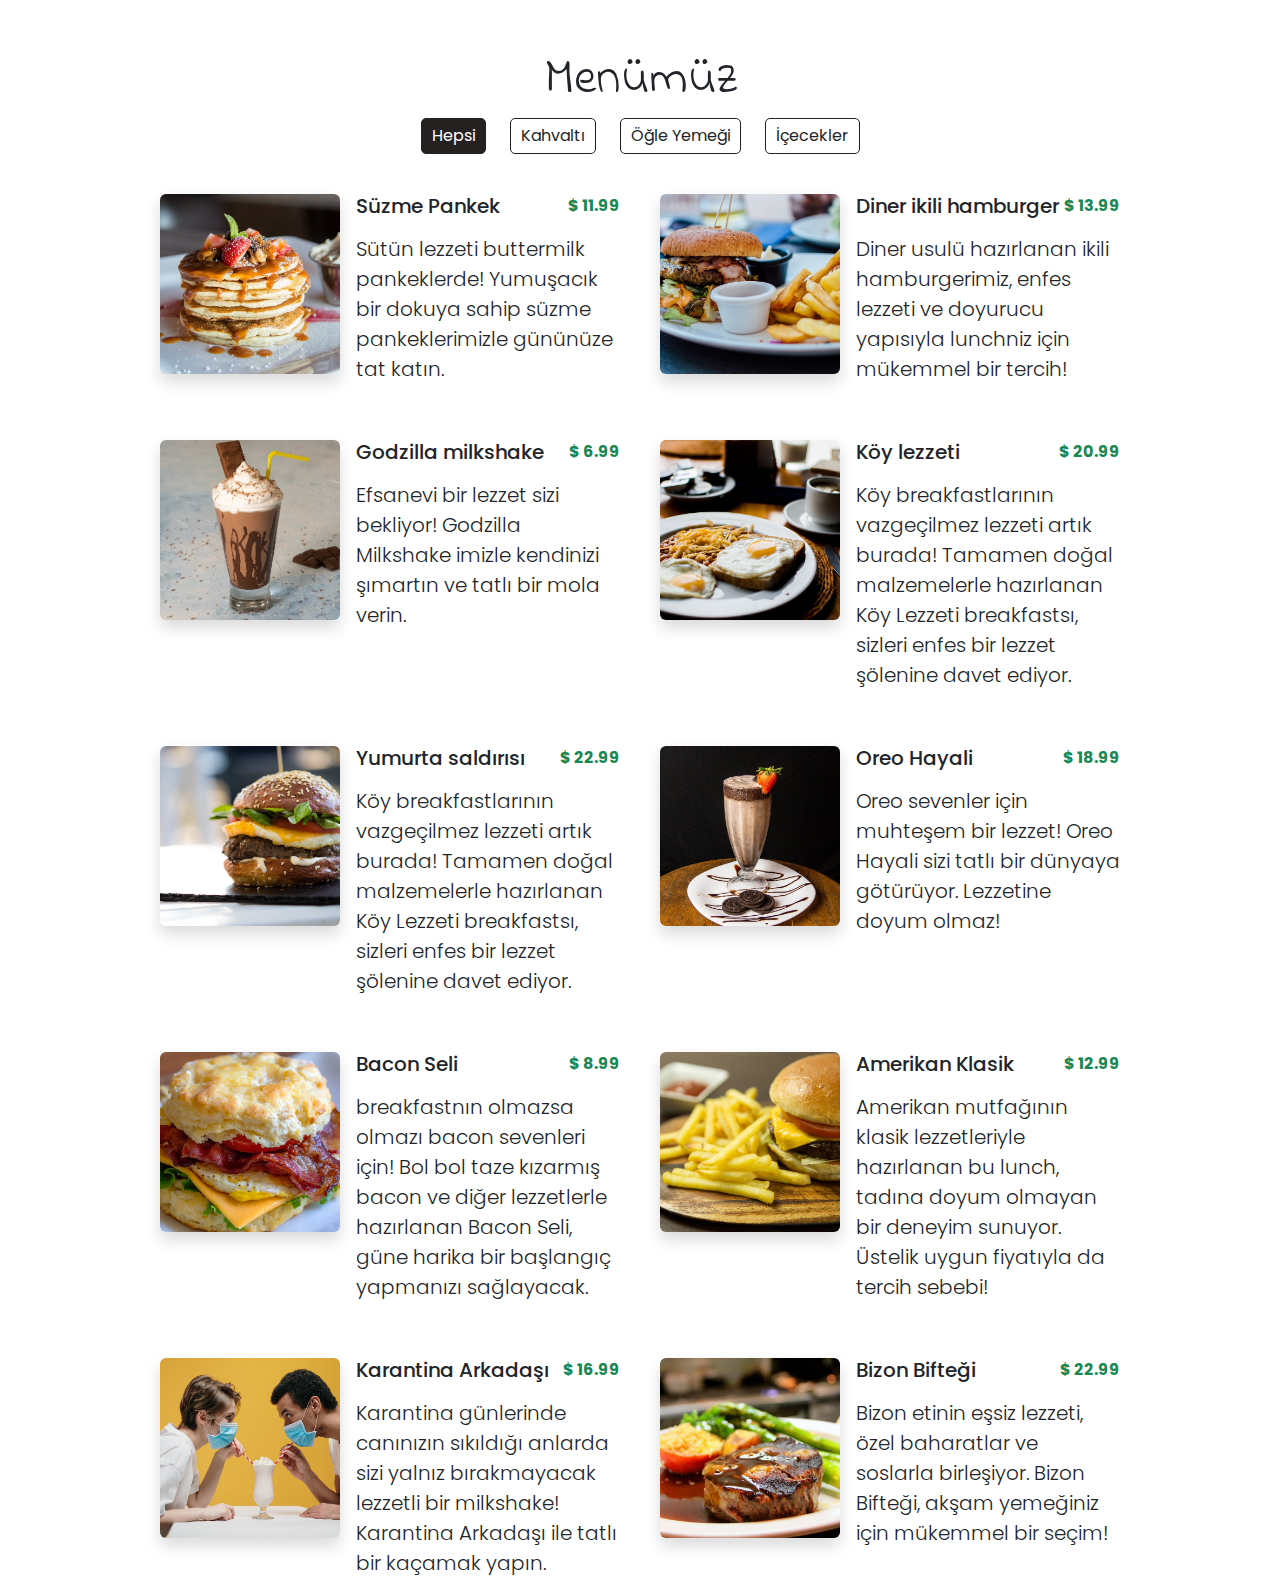
<file: index.html>
<!DOCTYPE html>
<html lang="en">
  <head>
    <meta charset="UTF-8" />
    <meta name="viewport" content="width=device-width, initial-scale=1.0" />
    <title>QR Menu - Home Page</title>

    <!-- BS CSS Link -->
    <link
      href="https://cdn.jsdelivr.net/npm/bootstrap@5.3.3/dist/css/bootstrap.min.css"
      rel="stylesheet"
      integrity="sha384-QWTKZyjpPEjISv5WaRU9OFeRpok6YctnYmDr5pNlyT2bRjXh0JMhjY6hW+ALEwIH"
      crossorigin="anonymous"
    />
    <!-- CSS Link -->
    <link rel="stylesheet" href="./style/style.css" />
  </head>
  <body>
    <!-- Title -->
    <h1 class="heading text-center">Menümüz</h1>

    <!-- Category Buttons -->

    <div id="buttons" class="d-flex justify-content-center gap-4">
      <div>
        <label for="all">Hepsi</label>
        <input type="radio" name="tıkla" id="all" checked/>
      </div>
      <div>
        <label for="breakfast">Kahvaltı</label>
        <input type="radio" name="tıkla" id="breakfast" />
      </div>
      <div>
        <label for="lunch">Öğle Yemeği</label>
        <input type="radio" name="tıkla" id="lunch" />
      </div>
      <div>
        <label for="shakes">İçecekler</label>
        <input type="radio" name="tıkla" id="shakes" />
      </div>
    </div>

    <!-- menu list -->
    <div id="menu-list">
      <!-- CARD -->
      <!-- <div class="d-flex flex-column flex-md-row text-dark gap-3" id="card">
        <img
          class="rounded img-fluid shadow"
          src="./images/item-1.jpeg"
          alt="card-image"
        />

        <div>
          <div class="d-flex justify-content-between">
            <h5>Süzme Pankek</h5>
            <p class="fw-bold text-success">330.00₺</p>
          </div>
          <p class="lead">
            Sütün lezzeti buttermilk pankeklerde! Yumuşacık bir dokuya sahip
            süzme pankeklerimizle gününüze tat katın..
          </p>
        </div>
      </div> -->

      <!-- CARD -->
      <!-- <div class="d-flex flex-column flex-md-row text-dark gap-3" id="card">
        <img
          class="rounded img-fluid shadow"
          src="./images/item-1.jpeg"
          alt="card-image"
        />

        <div>
          <div class="d-flex justify-content-between">
            <h5>Süzme Pankek</h5>
            <p class="fw-bold text-success">330.00₺</p>
          </div>
          <p class="lead">
            Sütün lezzeti buttermilk pankeklerde! Yumuşacık bir dokuya sahip
            süzme pankeklerimizle gününüze tat katın..
          </p>
        </div>
      </div> -->

      <!-- CARD -->
      <!-- <div class="d-flex flex-column flex-md-row text-dark gap-3" id="card">
        <img
          class="rounded img-fluid shadow"
          src="./images/item-1.jpeg"
          alt="card-image"
        />

        <div>
          <div class="d-flex justify-content-between">
            <h5>Süzme Pankek</h5>
            <p class="fw-bold text-success">330.00₺</p>
          </div>
          <p class="lead">
            Sütün lezzeti buttermilk pankeklerde! Yumuşacık bir dokuya sahip
            süzme pankeklerimizle gününüze tat katın..
          </p>
        </div>
      </div> -->

      <!-- CARD -->
      <!-- <div class="d-flex flex-column flex-md-row text-dark gap-3" id="card">
        <img
          class="rounded img-fluid shadow"
          src="./images/item-1.jpeg"
          alt="card-image"
        />

        <div>
          <div class="d-flex justify-content-between">
            <h5>Süzme Pankek</h5>
            <p class="fw-bold text-success">330.00₺</p>
          </div>
          <p class="lead">
            Sütün lezzeti buttermilk pankeklerde! Yumuşacık bir dokuya sahip
            süzme pankeklerimizle gününüze tat katın..
          </p>
        </div>
      </div> -->

      <!-- CARD -->
      <!-- <div class="d-flex flex-column flex-md-row text-dark gap-3" id="card">
        <img
          class="rounded img-fluid shadow"
          src="./images/item-1.jpeg"
          alt="card-image"
        />

        <div>
          <div class="d-flex justify-content-between">
            <h5>Süzme Pankek</h5>
            <p class="fw-bold text-success">330.00₺</p>
          </div>
          <p class="lead">
            Sütün lezzeti buttermilk pankeklerde! Yumuşacık bir dokuya sahip
            süzme pankeklerimizle gününüze tat katın..
          </p>
        </div>
      </div> -->

      <!-- CARD -->
      <!-- <div class="d-flex flex-column flex-md-row text-dark gap-3" id="card">
        <img
          class="rounded img-fluid shadow"
          src="./images/item-1.jpeg"
          alt="card-image"
        />

        <div>
          <div class="d-flex justify-content-between">
            <h5>Süzme Pankek</h5>
            <p class="fw-bold text-success">330.00₺</p>
          </div>
          <p class="lead">
            Sütün lezzeti buttermilk pankeklerde! Yumuşacık bir dokuya sahip
            süzme pankeklerimizle gününüze tat katın..
          </p>
        </div>
      </div> -->

      <!-- CARD -->
      <!-- <div class="d-flex flex-column flex-md-row text-dark gap-3" id="card">
        <img
          class="rounded img-fluid shadow"
          src="./images/item-1.jpeg"
          alt="card-image"
        />

        <div>
          <div class="d-flex justify-content-between">
            <h5>Süzme Pankek</h5>
            <p class="fw-bold text-success">330.00₺</p>
          </div>
          <p class="lead">
            Sütün lezzeti buttermilk pankeklerde! Yumuşacık bir dokuya sahip
            süzme pankeklerimizle gününüze tat katın..
          </p>
        </div>
      </div> -->

      <!-- CARD -->
      <!-- <div class="d-flex flex-column flex-md-row text-dark gap-3" id="card">
        <img
          class="rounded img-fluid shadow"
          src="./images/item-1.jpeg"
          alt="card-image"
        />

        <div>
          <div class="d-flex justify-content-between">
            <h5>Süzme Pankek</h5>
            <p class="fw-bold text-success">330.00₺</p>
          </div>
          <p class="lead">
            Sütün lezzeti buttermilk pankeklerde! Yumuşacık bir dokuya sahip
            süzme pankeklerimizle gününüze tat katın..
          </p>
        </div>
      </div> -->

      <!-- CARD -->
      <!-- <div class="d-flex flex-column flex-md-row text-dark gap-3" id="card">
        <img
          class="rounded img-fluid shadow"
          src="./images/item-1.jpeg"
          alt="card-image"
        />

        <div>
          <div class="d-flex justify-content-between">
            <h5>Süzme Pankek</h5>
            <p class="fw-bold text-success">330.00₺</p>
          </div>
          <p class="lead">
            Sütün lezzeti buttermilk pankeklerde! Yumuşacık bir dokuya sahip
            süzme pankeklerimizle gününüze tat katın..
          </p>
        </div>
      </div> -->
    </div>


    <script src="./js/main.js" type="module"></script>
  </body>
</html>
</file>
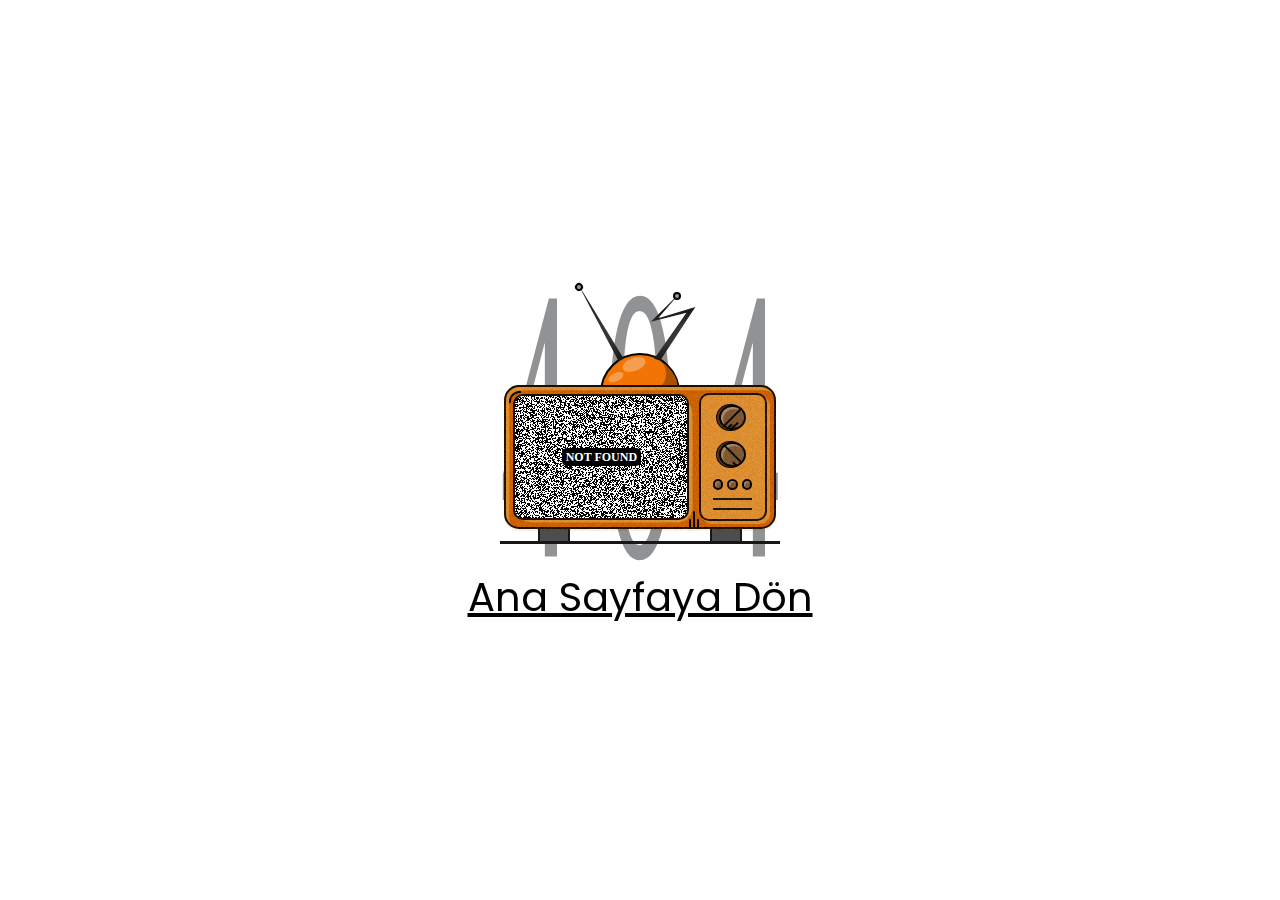
<file: detail.html>
<!DOCTYPE html>
<html lang="en">
<head>
    <meta charset="UTF-8">
    <meta name="viewport" content="width=device-width, initial-scale=1.0">
    <title>QR Menu - Detail Page</title>
    <!-- BS CSS Link -->
    <link
      href="https://cdn.jsdelivr.net/npm/bootstrap@5.3.3/dist/css/bootstrap.min.css"
      rel="stylesheet"
      integrity="sha384-QWTKZyjpPEjISv5WaRU9OFeRpok6YctnYmDr5pNlyT2bRjXh0JMhjY6hW+ALEwIH"
      crossorigin="anonymous"
    />
    <!-- CSS Link -->
     <link rel="stylesheet" href="./style/style.css">
</head>
<body>
    <div id="outlet" class="container my-5 d-flex flex-column gap-5 px-5">
        <!-- top -->
         <!-- <div class="d-flex justify-content-between">
            <!-- home ıcon -->
            <!-- <a href="/">
                <img src="./images/home.png" width="35px" alt="home-logo">
            </a> -->

            <!-- product info -->
             <!-- <p>anasayfa / breakfast / Süzme Pankek</p>
         </div> -->

         <!-- title -->
          <!-- <h1 class="text-center">Süzme Pankek</h1> -->

          <!-- image -->
           <!-- <img src="./images/item-1.jpeg"
           style="max-height: 400px"
           class="rounded object-fit-cover shadow" alt="product-image"> -->

           <!-- category && price -->
            <!-- <h4>Ürünün Kategorisi: <span>breakfast</span></h4>

            <h4>Ürünün Fiyatı: <span>$ 11.99</span></h4> -->

            <!-- description -->
             <!-- <p class="lead">Sütün lezzeti buttermilk pankeklerde! Yumuşacık bir dokuya sahip süzme pankeklerimizle gününüze tat katın.</p> -->
     </div>


<script src="./js/detail.js" type="module" ></script>
</body>
</html>
</file>
<file: style/style.css>
@import url('https://fonts.googleapis.com/css2?family=Indie+Flower&family=Poppins:ital,wght@0,100;0,200;0,300;0,400;0,500;0,600;0,700;0,800;0,900;1,100;1,200;1,300;1,400;1,500;1,600;1,700;1,800;1,900&display=swap');

* {
    margin: 0;
    padding: 0;
    box-sizing: border-box;
    transition: all 0.4s ease;
}

body {
    font-family: "Poppins", sans-serif;

}

.heading {
    font-family: "Indie Flower", cursive;
    font-size: 50px;
    margin-top: 50px;
}

#buttons {
    label {
        border: 1px solid rgb(37, 33, 33);
        padding: 5px 10px;
        border-radius: 5px;
        cursor: pointer;

        &:hover {
            background-color: rgb(37, 33, 33);
            color: white;
        }
    }

    input {
        display: none;
    }

    /* div içerisinde checklenen bir input varsa bunun label'ına still ver */
    div:has(input:checked) label {
        background-color: rgb(37, 33, 33);
        color: white;
    }
}

/* menu list */

#menu-list {
    display: grid;
    justify-content: center;
    grid-template-columns: repeat(auto-fit, minmax(400px, 1fr));
    gap: 40px;
    padding: 40px 160px 0;
}

#card {
    text-decoration: none;
}

#card img {
    width: 180px;
    height: 180px;
    object-fit: cover;
}



@media (max-width: 768px) {
    #card {
        max-width: 400px;
    }

    #card img {
        width: 100%;
        height: 240px;
    }
}

/* not found */

/* From Uiverse.io by Praashoo7 */ 
/* Design Inspired by one of Stefan Devai's Design on Dribble */

.main_wrapper {
  position: absolute;
  top: 50%;
  left: 50%;
  transform: translate(-50%, -50%);  
  display: flex;
  flex-direction: column;
    align-items: center;
    justify-content: center;
    width: 30em;
    height: 30em;
  }
  
  .main {
    display: flex;
    flex-direction: column;
    align-items: center;
    justify-content: center;
    margin-top: 5em;
  }
  
  .antenna {
    width: 5em;
    height: 5em;
    border-radius: 50%;
    border: 2px solid black;
    background-color: #f27405;
    margin-bottom: -6em;
    margin-left: 0em;
    z-index: -1;
  }
  .antenna_shadow {
    position: absolute;
    background-color: transparent;
    width: 50px;
    height: 56px;
    margin-left: 1.68em;
    border-radius: 45%;
    transform: rotate(140deg);
    border: 4px solid transparent;
    box-shadow:
      inset 0px 16px #a85103,
      inset 0px 16px 1px 1px #a85103;
    -moz-box-shadow:
      inset 0px 16px #a85103,
      inset 0px 16px 1px 1px #a85103;
  }
  .antenna::after {
    content: "";
    position: absolute;
    margin-top: -9.4em;
    margin-left: 0.4em;
    transform: rotate(-25deg);
    width: 1em;
    height: 0.5em;
    border-radius: 50%;
    background-color: #f69e50;
  }
  .antenna::before {
    content: "";
    position: absolute;
    margin-top: 0.2em;
    margin-left: 1.25em;
    transform: rotate(-20deg);
    width: 1.5em;
    height: 0.8em;
    border-radius: 50%;
    background-color: #f69e50;
  }
  .a1 {
    position: relative;
    top: -102%;
    left: -130%;
    width: 12em;
    height: 5.5em;
    border-radius: 50px;
    background-image: linear-gradient(
      #171717,
      #171717,
      #353535,
      #353535,
      #171717
    );
    transform: rotate(-29deg);
    clip-path: polygon(50% 0%, 49% 100%, 52% 100%);
  }
  .a1d {
    position: relative;
    top: -211%;
    left: -35%;
    transform: rotate(45deg);
    width: 0.5em;
    height: 0.5em;
    border-radius: 50%;
    border: 2px solid black;
    background-color: #979797;
    z-index: 99;
  }
  .a2 {
    position: relative;
    top: -210%;
    left: -10%;
    width: 12em;
    height: 4em;
    border-radius: 50px;
    background-color: #171717;
    background-image: linear-gradient(
      #171717,
      #171717,
      #353535,
      #353535,
      #171717
    );
    margin-right: 5em;
    clip-path: polygon(
      47% 0,
      47% 0,
      34% 34%,
      54% 25%,
      32% 100%,
      29% 96%,
      49% 32%,
      30% 38%
    );
    transform: rotate(-8deg);
  }
  .a2d {
    position: relative;
    top: -294%;
    left: 94%;
    width: 0.5em;
    height: 0.5em;
    border-radius: 50%;
    border: 2px solid black;
    background-color: #979797;
    z-index: 99;
  }
  
  .notfound_text {
    background-color: black;
    padding-left: 0.3em;
    padding-right: 0.3em;
    font-size: 0.75em;
    color: white;
    letter-spacing: 0;
    border-radius: 5px;
    z-index: 10;
  }
  .tv {
    width: 17em;
    height: 9em;
    margin-top: 3em;
    border-radius: 15px;
    background-color: #d36604;
    display: flex;
    justify-content: center;
    border: 2px solid #1d0e01;
    box-shadow: inset 0.2em 0.2em #e69635;
  }
  .tv::after {
    content: "";
    position: absolute;
    width: 17em;
    height: 9em;
    border-radius: 15px;
    background:
      repeating-radial-gradient(#d36604 0 0.0001%, #00000070 0 0.0002%) 50% 0/2500px
        2500px,
      repeating-conic-gradient(#d36604 0 0.0001%, #00000070 0 0.0002%) 60% 60%/2500px
        2500px;
    background-blend-mode: difference;
    opacity: 0.09;
  }
  .curve_svg {
    position: absolute;
    margin-top: 0.25em;
    margin-left: -0.25em;
    height: 12px;
    width: 12px;
  }
  .display_div {
    display: flex;
    align-items: center;
    align-self: center;
    justify-content: center;
    border-radius: 15px;
    box-shadow: 3.5px 3.5px 0px #e69635;
  }
  .screen_out {
    width: auto;
    height: auto;
  
    border-radius: 10px;
  }
  .screen_out1 {
    width: 11em;
    height: 7.75em;
    display: flex;
    align-items: center;
    justify-content: center;
    border-radius: 10px;
  }
  .screen {
    width: 13em;
    height: 7.85em;
    font-family: Montserrat;
    border: 2px solid #1d0e01;
    background:
      repeating-radial-gradient(#000 0 0.0001%, #ffffff 0 0.0002%) 50% 0/2500px
        2500px,
      repeating-conic-gradient(#000 0 0.0001%, #ffffff 0 0.0002%) 60% 60%/2500px
        2500px;
    background-blend-mode: difference;
    animation: b 0.2s infinite alternate;
    border-radius: 10px;
    z-index: 99;
    display: flex;
    align-items: center;
    justify-content: center;
    font-weight: bold;
    color: #252525;
    letter-spacing: 0.15em;
    text-align: center;
  }
  
  .screenM {
    width: 13em;
    height: 7.85em;
    position: relative;
    font-family: Montserrat;
    background: linear-gradient(
      to right,
      #002fc6 0%,
      #002bb2 14.2857142857%,
      #3a3a3a 14.2857142857%,
      #303030 28.5714285714%,
      #ff0afe 28.5714285714%,
      #f500f4 42.8571428571%,
      #6c6c6c 42.8571428571%,
      #626262 57.1428571429%,
      #0affd9 57.1428571429%,
      #00f5ce 71.4285714286%,
      #3a3a3a 71.4285714286%,
      #303030 85.7142857143%,
      white 85.7142857143%,
      #fafafa 100%
    );
    border-radius: 10px;
    border: 2px solid black;
    z-index: 99;
    display: flex;
    align-items: center;
    justify-content: center;
    font-weight: bold;
    color: #252525;
    letter-spacing: 0.15em;
    text-align: center;
    overflow: hidden;
  }
  .screenM:before,
  .screenM:after {
    content: "";
    position: absolute;
    left: 0;
    z-index: 1;
    width: 100%;
  }
  .screenM:before {
    top: 0;
    height: 68.4782608696%;
    background: linear-gradient(
      to right,
      white 0%,
      #fafafa 14.2857142857%,
      #ffe60a 14.2857142857%,
      #f5dc00 28.5714285714%,
      #0affd9 28.5714285714%,
      #00f5ce 42.8571428571%,
      #10ea00 42.8571428571%,
      #0ed600 57.1428571429%,
      #ff0afe 57.1428571429%,
      #f500f4 71.4285714286%,
      #ed0014 71.4285714286%,
      #d90012 85.7142857143%,
      #002fc6 85.7142857143%,
      #002bb2 100%
    );
  }
  .screenM:after {
    bottom: 0;
    height: 21.7391304348%;
    background: linear-gradient(
      to right,
      #006c6b 0%,
      #005857 16.6666666667%,
      white 16.6666666667%,
      #fafafa 33.3333333333%,
      #001b75 33.3333333333%,
      #001761 50%,
      #6c6c6c 50%,
      #626262 66.6666666667%,
      #929292 66.6666666667%,
      #888888 83.3333333333%,
      #3a3a3a 83.3333333333%,
      #303030 100%
    );
  }
  
  @keyframes b {
    100% {
      background-position:
        50% 0,
        60% 50%;
    }
  }
  
  /* Another Error Screen to Use 
  
  .screen {
    width: 13em;
    height: 7.85em;
    position: relative;
    background: linear-gradient(to right, #002fc6 0%, #002bb2 14.2857142857%, #3a3a3a 14.2857142857%, #303030 28.5714285714%, #ff0afe 28.5714285714%, #f500f4 42.8571428571%, #6c6c6c 42.8571428571%, #626262 57.1428571429%, #0affd9 57.1428571429%, #00f5ce 71.4285714286%, #3a3a3a 71.4285714286%, #303030 85.7142857143%, white 85.7142857143%, #fafafa 100%);
    border-radius: 10px;
    border: 2px solid black;
    z-index: 99;
    display: flex;
    align-items: center;
    justify-content: center;
    font-weight: bold;
    color: #252525;
    letter-spacing: 0.15em;
    text-align: center;
    overflow: hidden;
  }
  .screen:before, .screen:after {
    content: "";
    position: absolute;
    left: 0;
    z-index: 1;
    width: 100%;
  }
  .screen:before {
    top: 0;
    height: 68.4782608696%;
    background: linear-gradient(to right, white 0%, #fafafa 14.2857142857%, #ffe60a 14.2857142857%, #f5dc00 28.5714285714%, #0affd9 28.5714285714%, #00f5ce 42.8571428571%, #10ea00 42.8571428571%, #0ed600 57.1428571429%, #ff0afe 57.1428571429%, #f500f4 71.4285714286%, #ed0014 71.4285714286%, #d90012 85.7142857143%, #002fc6 85.7142857143%, #002bb2 100%);
  }
  .screen:after {
    bottom: 0;
    height: 21.7391304348%;
    background: linear-gradient(to right, #006c6b 0%, #005857 16.6666666667%, white 16.6666666667%, #fafafa 33.3333333333%, #001b75 33.3333333333%, #001761 50%, #6c6c6c 50%, #626262 66.6666666667%, #929292 66.6666666667%, #888888 83.3333333333%, #3a3a3a 83.3333333333%, #303030 100%);
  }
  
    */
  
  .lines {
    display: flex;
    column-gap: 0.1em;
    align-self: flex-end;
  }
  .line1,
  .line3 {
    width: 2px;
    height: 0.5em;
    background-color: black;
    border-radius: 25px 25px 0px 0px;
    margin-top: 0.5em;
  }
  .line2 {
    flex-grow: 1;
    width: 2px;
    height: 1em;
    background-color: black;
    border-radius: 25px 25px 0px 0px;
  }
  
  .buttons_div {
    width: 4.25em;
    align-self: center;
    height: 8em;
    background-color: #e69635;
    border: 2px solid #1d0e01;
    padding: 0.6em;
    border-radius: 10px;
    display: flex;
    align-items: center;
    justify-content: center;
    flex-direction: column;
    row-gap: 0.75em;
    box-shadow: 3px 3px 0px #e69635;
  }
  .b1 {
    width: 1.65em;
    height: 1.65em;
    border-radius: 50%;
    background-color: #7f5934;
    border: 2px solid black;
    box-shadow:
      inset 2px 2px 1px #b49577,
      -2px 0px #513721,
      -2px 0px 0px 1px black;
  }
  .b1::before {
    content: "";
    position: absolute;
    margin-top: 1em;
    margin-left: 0.5em;
    transform: rotate(47deg);
    border-radius: 5px;
    width: 0.1em;
    height: 0.4em;
    background-color: #000000;
  }
  .b1::after {
    content: "";
    position: absolute;
    margin-top: 0.9em;
    margin-left: 0.8em;
    transform: rotate(47deg);
    border-radius: 5px;
    width: 0.1em;
    height: 0.55em;
    background-color: #000000;
  }
  .b1 div {
    content: "";
    position: absolute;
    margin-top: -0.1em;
    margin-left: 0.65em;
    transform: rotate(45deg);
    width: 0.15em;
    height: 1.5em;
    background-color: #000000;
  }
  .b2 {
    width: 1.65em;
    height: 1.65em;
    border-radius: 50%;
    background-color: #7f5934;
    border: 2px solid black;
    box-shadow:
      inset 2px 2px 1px #b49577,
      -2px 0px #513721,
      -2px 0px 0px 1px black;
  }
  .b2::before {
    content: "";
    position: absolute;
    margin-top: 1.05em;
    margin-left: 0.8em;
    transform: rotate(-45deg);
    border-radius: 5px;
    width: 0.15em;
    height: 0.4em;
    background-color: #000000;
  }
  .b2::after {
    content: "";
    position: absolute;
    margin-top: -0.1em;
    margin-left: 0.65em;
    transform: rotate(-45deg);
    width: 0.15em;
    height: 1.5em;
    background-color: #000000;
  }
  .speakers {
    display: flex;
    flex-direction: column;
    row-gap: 0.5em;
  }
  .speakers .g1 {
    display: flex;
    column-gap: 0.25em;
  }
  .speakers .g1 .g11,
  .g12,
  .g13 {
    width: 0.65em;
    height: 0.65em;
    border-radius: 50%;
    background-color: #7f5934;
    border: 2px solid black;
    box-shadow: inset 1.25px 1.25px 1px #b49577;
  }
  .speakers .g {
    width: auto;
    height: 2px;
    background-color: #171717;
  }
  
  .bottom {
    width: 100%;
    height: auto;
    display: flex;
    align-items: center;
    justify-content: center;
    column-gap: 8.7em;
  }
  .base1 {
    height: 1em;
    width: 2em;
    border: 2px solid #171717;
    background-color: #4d4d4d;
    margin-top: -0.15em;
    z-index: -1;
  }
  .base2 {
    height: 1em;
    width: 2em;
    border: 2px solid #171717;
    background-color: #4d4d4d;
    margin-top: -0.15em;
    z-index: -1;
  }
  .base3 {
    position: absolute;
    height: 0.15em;
    width: 17.5em;
    background-color: #171717;
    margin-top: 0.8em;
  }
  
  .text_404 {
    position: absolute;
    display: flex;
    flex-direction: row;
    column-gap: 6em;
    z-index: -5;
    margin-bottom: 2em;
    align-items: center;
    justify-content: center;
    opacity: 0.5;
    font-family: Montserrat;
  }
  .text_4041 {
    transform: scaleY(24.5) scaleX(9);
  }
  .text_4042 {
    transform: scaleY(24.5) scaleX(9);
  }
  .text_4043 {
    transform: scaleY(24.5) scaleX(9);
  }

  
  @media only screen and (max-width: 495px) {
    .text_404 {
      column-gap: 6em;
    }
  }
  @media only screen and (max-width: 395px) {
    .text_404 {
      column-gap: 4em;
    }
    .text_4041 {
      transform: scaleY(25) scaleX(8);
    }
    .text_4042 {
      transform: scaleY(25) scaleX(8);
    }
    .text_4043 {
      transform: scaleY(25) scaleX(8);
    }
  }
  
  @media (max-width: 275px), (max-height: 520px) {
    .main {
      position: relative;
    }
  }
  
  @media only screen and (max-width: 1024px) {
    .screenM {
      display: flex;
    }
    .screen {
      display: none;
    }
  }
  @media only screen and (min-width: 1025px) {
    .screen {
      display: flex;
    }
    .screenM {
      display: none;
    }
  }
</file>
